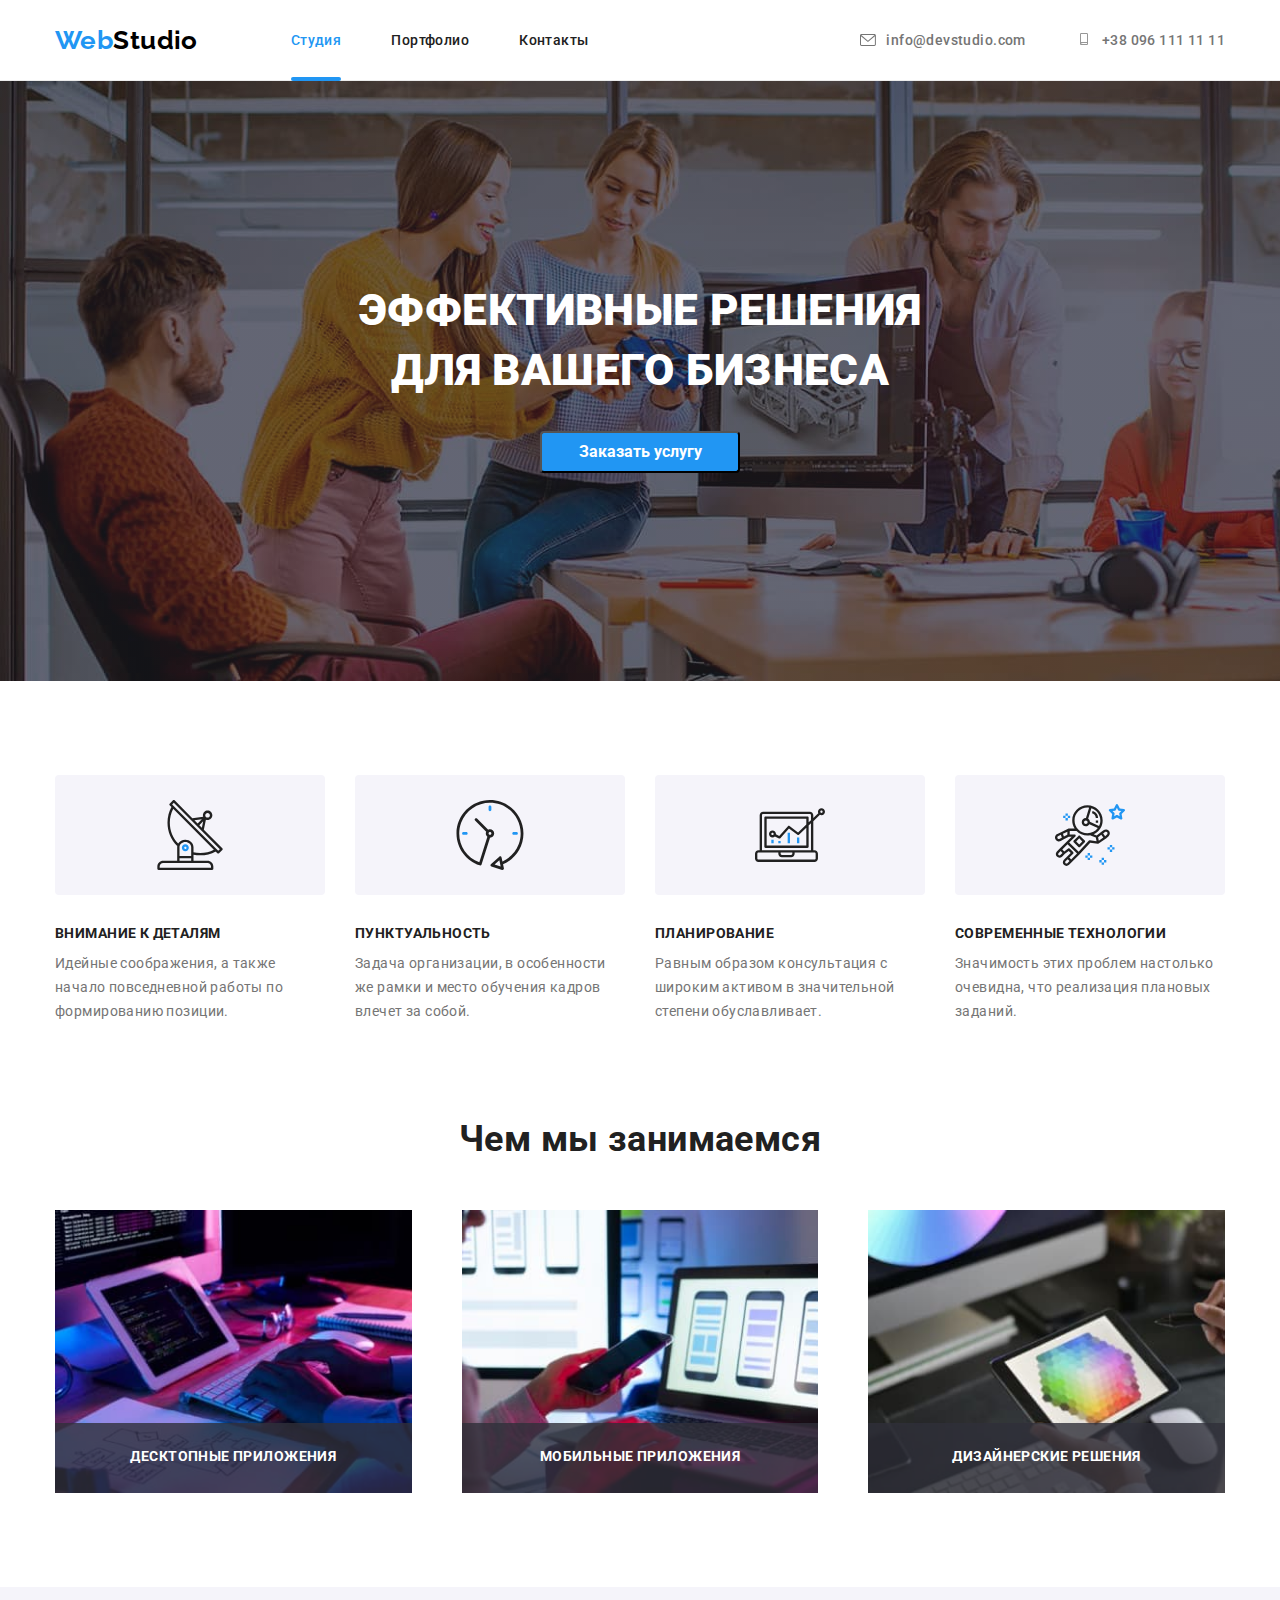
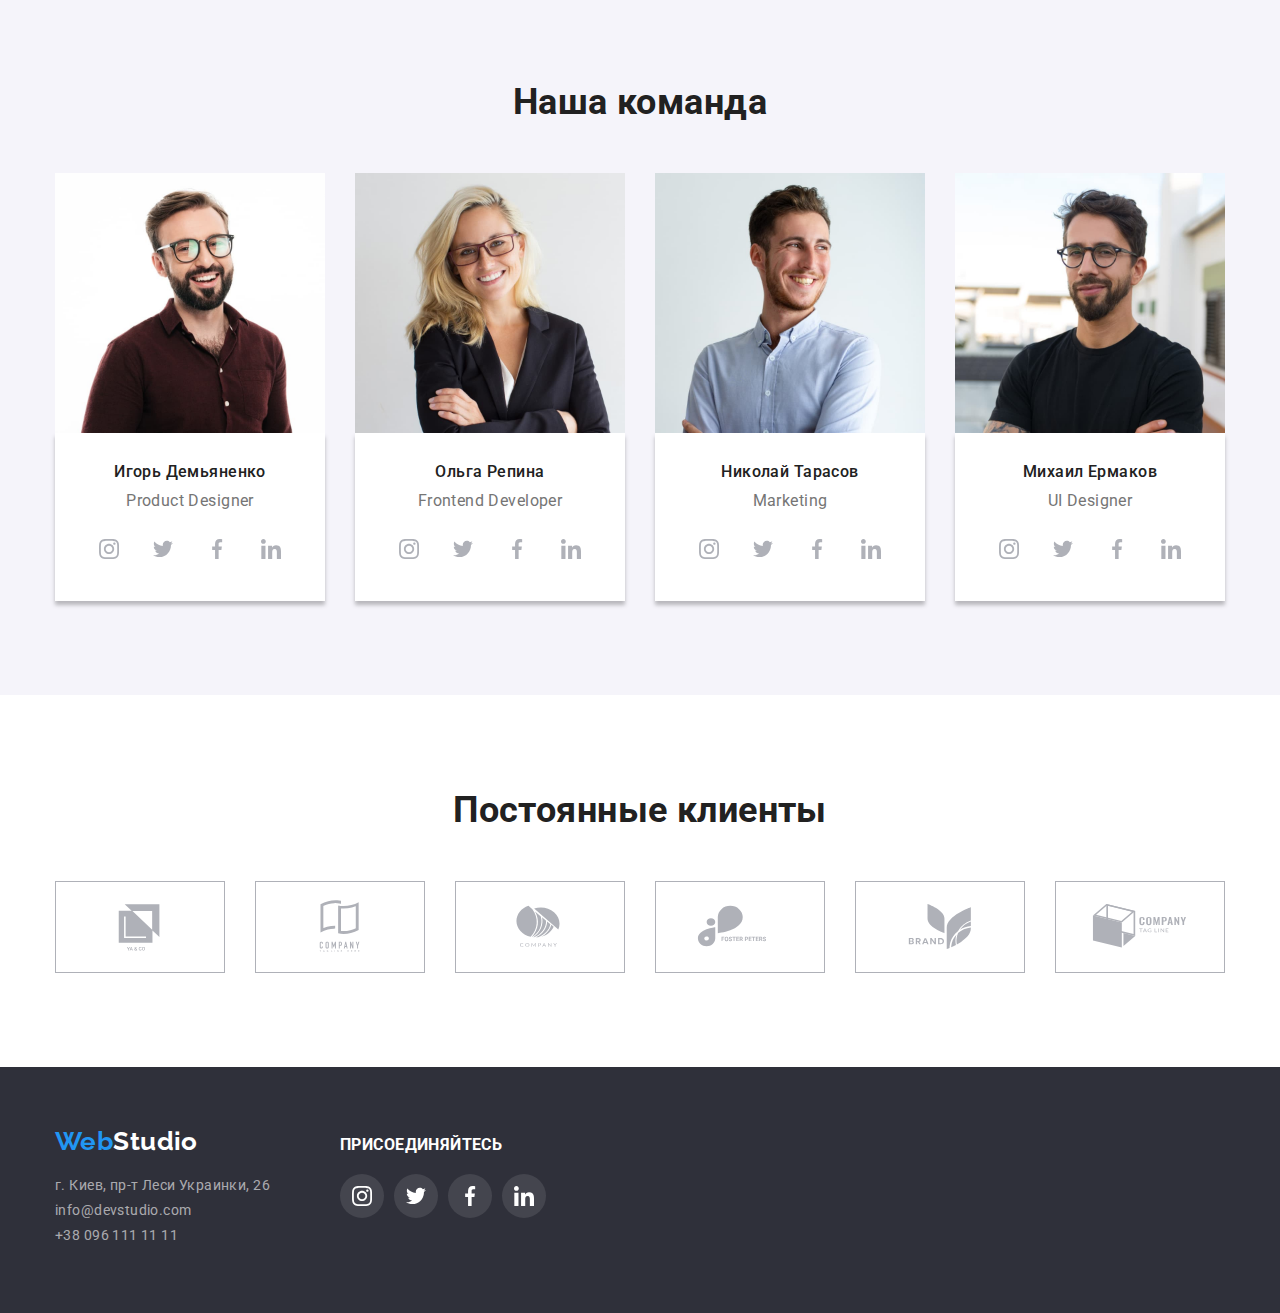
<file: index.html>
<!DOCTYPE html>
<html lang="ru">

<head>
    <meta charset="UTF-8">
    <meta http-equiv="X-UA-Compatible" content="IE=edge">
    <meta name="viewport" content="width=, initial-scale=1.0">
    <title>WebStudio</title>
    <link rel="preconnect" href="https://fonts.googleapis.com">
    <link rel="preconnect" href="https://fonts.gstatic.com" crossorigin>
    <link
        href="https://fonts.googleapis.com/css2?family=Raleway:wght@700&family=Roboto:wght@400;500;700;900&display=swap"
        rel="stylesheet">
    <link rel="stylesheet"
        href="https://cdnjs.cloudflare.com/ajax/libs/modern-normalize/1.1.0/modern-normalize.min.css">
    <link rel="stylesheet" href="./css/style.css">
</head>

    <body> 
        
            <header class="header">
                <div class="conteiner header-second">
                    <nav class="site-nav">
                        <a href="/" class=logo><span class="logo-color">Web</span>Studio</a>
                        <ul class="list list-nav">
                            <li class="link-header"><a href="./index.html" class="link current">Студия</a></li>
                            <li class="link-header"><a href="./portfolio.html" class="link">Портфолио</a></li>
                            <li class="link-header"><a href="/" class="link">Контакты</a></li>
                        </ul>
                    
                    </nav>
                    
                    <ul class="lists">                    
                            <li class="link-header">
                                <a href="mailto:info@devstudio.com" class="list user">
                                    <svg class="link-icon ">
                                        <use href="./images/sprite.svg#icon-envelope"></use>
                                    </svg>
                                    info@devstudio.com
                                </a>
                            </li>
                            <li class="link-header ">
                                <a href="tel:+380961111111" class="list user">
                                    <div>
                                        <svg class="link-icon">
                                        <use href="./images/sprite.svg#icon-smartphone"></use>
                                    </svg>+38 096 111 11 11
                                </div>
                                
                            </a>
                            </li>                  
                        
                    </ul>
                </div>
                
            
            </header>
                    
        

        <main>
            <!--Герой-->
            
                <section class="hero">
                    <div class="conteiner">
                        <h1 class="hero-title">Эффективные решения <br> для вашего бизнеса</h1>
                        <button  type="button" class="button" data-modal-open> Заказать услугу</button>
                        <div class="backdrop is-hidden" data-modal>
                            <div class="modal">
                                <p class="modal-text">

                                </p>
                                <button type="button" class="modal-button" data-modal-close> 
                                <svg class="modal-icon">
                                    <use href="./images/sprite.svg#icon-close-black"></use>
                                </svg>
                                </button>
                            </div>
                        </div>
                         
                    </div>                    
                
                </section>
            
            
            <!--Преимущества-->
            
                <section class="section feature-section">
                    <div class="conteiner">
                        <ul class="feature-list list">
                            <li class="item">
                                <div class="icon-list">
                                    <svg class="feature-icon">
                                        <use href="./images/sprite.svg#icon-antenna"></use>
                                    </svg>
                                </div>
                                
                                <h3 class="title">Внимание к деталям</h3>
                                <p class="text">Идейные соображения, а также начало повседневной работы по формированию позиции.
                                </p>
                            </li>
                            <li class="item">
                                <div class="icon-list">
                                    <svg class="feature-icon">
                                        <use href="./images/sprite.svg#icon-clock"></use>
                                    </svg>
                                </div>                                
                                <h3 class="title">Пунктуальность</h3>
                                <p class="text">Задача организации, в особенности же рамки и место обучения кадров влечет за
                                    собой.
                                </p>
                            </li>
                            <li class="item">
                                <div class="icon-list">
                                    <svg class="feature-icon">
                                        <use href="./images/sprite.svg#icon-diagram"></use>
                                    </svg>
                                </div>
                                
                                <h3 class="title">Планирование</h3>
                                <p class="text">Равным образом консультация с широким активом в значительной степени
                                    обуславливает.
                                </p>
                            </li>
                            <li class="item">
                                <div class="icon-list">
                                    <svg class="feature-icon">
                                        <use href="./images/sprite.svg#icon-astronaut"></use>
                                    </svg>
                                </div>                                
                                <h3 class="title">Современные технологии</h3>
                                <p class="text">Значимость этих проблем настолько очевидна, что реализация плановых заданий.</p>
                            </li>
                        
                        </ul>
                    </div>
                    
                </section>
            
            
            <!--Примеры работ-->
            
                <section class="section works">
                    <div class="conteiner">
                        <h2 class="section-title">Чем мы занимаемся</h2>
                        <ul class="list card-set">
                            <li class="card card-icon"><img src="./images/box1.jpg" alt="версия для компьютера" width="370">
                                <div class="card-text">
                                    <h3 class="card-title">ДЕСКТОПНЫЕ ПРИЛОЖЕНИЯ</h3>
                                </div>
                                
                            </li>
                                
                            <li class="card card-icon"><img src="./images/box2.jpg" alt="версия для телефона" width="370">
                                <div class="card-text">
                                    <h3 class="card-title">МОБИЛЬНЫЕ ПРИЛОЖЕНИЯ</h3>
                                </div>
                            
                            </li>
                            <li class="card card-icon"><img src="./images/box3.jpg" alt="версия для планшета" width="370">
                                <div class="card-text">
                                    <h3 class="card-title">ДИЗАЙНЕРСКИЕ РЕШЕНИЯ</h3>
                                </div>
                        
                            </li>
                        </ul>
                    </div>
                    
                </section>
            
            
            <!--Наша команда-->
            
                <section class="team">
                    <div class="conteiner">
                        <h2 class="section-title">Наша команда</h2>
                        <ul class="list card-names">
                            <li class="names">
                                <img src="./images/img1.jpg" alt="фото Игоря Демьяненко" width="270">
                                <div class="card-contant">
                                    <h3 class="name">Игорь Демьяненко</h3>
                                    <p class="post">Product Designer</p>
                                    <ul class="team-soc">
                                        <li class="team-child">
                                            <a href="" class="soc-link">
                                                <svg class="team-icon">
                                                    <use href="./images/sprite.svg#icon-instagram"></use>
                                                </svg>
                                            </a>
                                        </li>
                                        <li class="team-child">
                                            <a href="" class="soc-link">
                                                <svg class="team-icon">
                                                    <use href="./images/sprite.svg#icon-twitter"></use>
                                                </svg>
                                            </a>
                                        </li>
                                        <li class="team-child">
                                            <a href="" class="soc-link">
                                                <svg class="team-icon">
                                                    <use href="./images/sprite.svg#icon-facebook"></use>
                                                </svg>
                                            </a>
                                        </li>
                                        <li class="team-child">
                                            <a href="" class="soc-link">
                                                <svg class="team-icon">
                                                    <use href="./images/sprite.svg#icon-linkedin"></use>
                                                </svg>
                                            </a>
                                        </li>
                                    </ul>
                                </div>
                                
                        
                            </li>
                            <li class="names">
                                <img src="./images/img2.jpg" alt="фото Ольги Репиной" width="270">
                                <div class="card-contant">
                                    <h3 class="name">Ольга Репина</h3>
                                    <p class="post">Frontend Developer</p>
                                    <ul class="team-soc">
                                        <li class="team-child">
                                            <a href="" class="soc-link">
                                                <svg class="team-icon">
                                                    <use href="./images/sprite.svg#icon-instagram"></use>
                                                </svg>
                                            </a>
                                        </li>
                                        <li class="team-child">
                                            <a href="" class="soc-link">
                                                <svg class="team-icon">
                                                    <use href="./images/sprite.svg#icon-twitter"></use>
                                                </svg>
                                            </a>
                                        </li>
                                        <li class="team-child">
                                            <a href="" class="soc-link">
                                                <svg class="team-icon">
                                                    <use href="./images/sprite.svg#icon-facebook"></use>
                                                </svg>
                                            </a>
                                        </li>
                                        <li class="team-child">
                                            <a href="" class="soc-link">
                                                <svg class="team-icon">
                                                    <use href="./images/sprite.svg#icon-linkedin"></use>
                                                </svg>
                                            </a>
                                        </li>
                                    </ul>
                                </div>
                                    
                        
                        
                            </li>
                            <li class="names">
                                <img src="./images/img3.jpg" alt="фото Николая Тарасова" width="270">
                                <div class="card-contant">
                                    <h3 class="name">Николай Тарасов</h3>
                                    <p class="post">Marketing</p>
                                    <ul class="team-soc">
                                        <li class="team-child">
                                            <a href="" class="soc-link">
                                                <svg class="team-icon">
                                                    <use href="./images/sprite.svg#icon-instagram"></use>
                                                </svg>
                                            </a>
                                        </li>
                                        <li class="team-child">
                                            <a href="" class="soc-link">
                                                <svg class="team-icon">
                                                    <use href="./images/sprite.svg#icon-twitter"></use>
                                                </svg>
                                            </a>
                                        </li>
                                        <li class="team-child">
                                            <a href="" class="soc-link">
                                                <svg class="team-icon">
                                                    <use href="./images/sprite.svg#icon-facebook"></use>
                                                </svg>
                                            </a>
                                        </li>
                                        <li class="team-child">
                                            <a href="" class="soc-link">
                                                <svg class="team-icon">
                                                    <use href="./images/sprite.svg#icon-linkedin"></use>
                                                </svg>
                                            </a>
                                        </li>
                                    </ul>
                                </div>
                        
                            </li>
                            <li class="names">
                                <img src="./images/img4.jpg" alt="фото Михаила Ермакова" width="270">
                                <div class="card-contant">
                                    <h3 class="name">Михаил Ермаков</h3>
                                    <p class="post">UI Designer</p>
                                    <ul class="team-soc">
                                        <li class="team-child">
                                            <a href=""class="soc-link">
                                                <svg class="team-icon">
                                                    <use href="./images/sprite.svg#icon-instagram"></use>
                                                </svg>
                                            </a>
                                        </li>
                                        <li class="team-child">
                                            <a href="" class="soc-link">
                                                <svg class="team-icon">
                                                    <use href="./images/sprite.svg#icon-twitter"></use>
                                                </svg>
                                            </a>
                                        </li>
                                        <li class="team-child">
                                            <a href="" class="soc-link">
                                                <svg class="team-icon">
                                                    <use href="./images/sprite.svg#icon-facebook"></use>
                                                </svg>
                                            </a>
                                        </li>
                                        <li class="team-child">
                                            <a href="" class="soc-link">
                                                <svg class="team-icon">
                                                    <use href="./images/sprite.svg#icon-linkedin"></use>
                                                </svg>
                                            </a>
                                        </li>
                                    </ul>
                                </div>
                        
                            </li>
                        </ul>
                    </div>
                    
                </section>

                <section class="clients">
                   <div class="conteiner">
                    <h2 class="section-title">Постоянные клиенты</h2>
                    <ul class="list card-clients">
                        <li class="card">
                            <a href="" class="link-logo">
                            <svg class="logo-icon">
                                <use href="./images/sprite.svg#icon-Logo1"></use>
                            </svg>
                        </a>
                        </li>
                    
                        <li class="card">
                            <a href="" class="link-logo">
                            <svg class="logo-icon">
                                <use href="./images/sprite.svg#icon-Logo2"></use>
                            </svg>
                        </a>
                    
                        </li>
                        <li class="card">
                            <a href="" class="link-logo">
                            <svg class="logo-icon">
                                <use href="./images/sprite.svg#icon-Logo3"></use>
                            </svg>
                        </a>
                    
                        </li>
                        <li class="card">
                            <a href="" class="link-logo">
                                <svg class="logo-icon">
                                    <use href="./images/sprite.svg#icon-Logo4"></use>
                                </svg>
                            </a>
                        
                        </li>
                        <li class="card">
                            <a href="" class="link-logo">
                                <svg class="logo-icon">
                                    <use href="./images/sprite.svg#icon-Logo5"></use>
                                </svg>
                            </a>
                        
                        </li>
                        <li class="card">
                            <a href="" class="link-logo">
                                <svg class="logo-icon">
                                    <use href="./images/sprite.svg#icon-Logo6"></use>
                                </svg>
                            </a>
                        
                        </li>
                    </ul>

                   </div>


                </section>
            
            
        </main>
        <!--Футер-->
        
            <footer class="footer">
                <div class="conteiner footer-conteiner">
                <div class=" footer-first">
                    <a href="/" class="footer-logo"><span class="logo-color">Web</span>Studio</a>
                    <address class="address">
                        <span class="footer-link">г. Киев, пр-т Леси Украинки, 26</span>
                        <a href="mailto:info@devstudio.com" class="footer-link">info@devstudio.com</a>
                        <a href="tel:+380961111111" class="footer-link">+38 096 111 11 11</a>
                    </address>
                </div>
                <div class="footer-icon">
                    <p class="title-footer">ПРИСОЕДИНЯЙТЕСЬ</p>
                    <ul class="footer-soc">
                        <li class="footer-list">
                            <a href="" class="footer-links">
                                <svg class="footer-icons">
                                    <use href="./images/sprite.svg#icon-instagram"></use>
                                </svg>
                            </a>
                        </li>
                        <li class="footer-list">
                            <a href="" class="footer-links">
                                <svg class="footer-icons">
                                    <use href="./images/sprite.svg#icon-twitter"></use>
                                </svg>
                            </a>
                        </li>
                        <li class="footer-list">
                            <a href="" class="footer-links">
                                <svg class="footer-icons">
                                    <use href="./images/sprite.svg#icon-facebook"></use>
                                </svg>
                            </a>
                        </li>
                        <li class="footer-list">
                            <a href="" class="footer-links">
                                <svg class="footer-icons">
                                    <use href="./images/sprite.svg#icon-linkedin"></use>
                                </svg>
                            </a>
                        </li>
                    </ul>
                </div>
                </div>
                
            </footer>
        
        
    <script src="./js/modal.js"></script>
    </body>


</html>
</file>
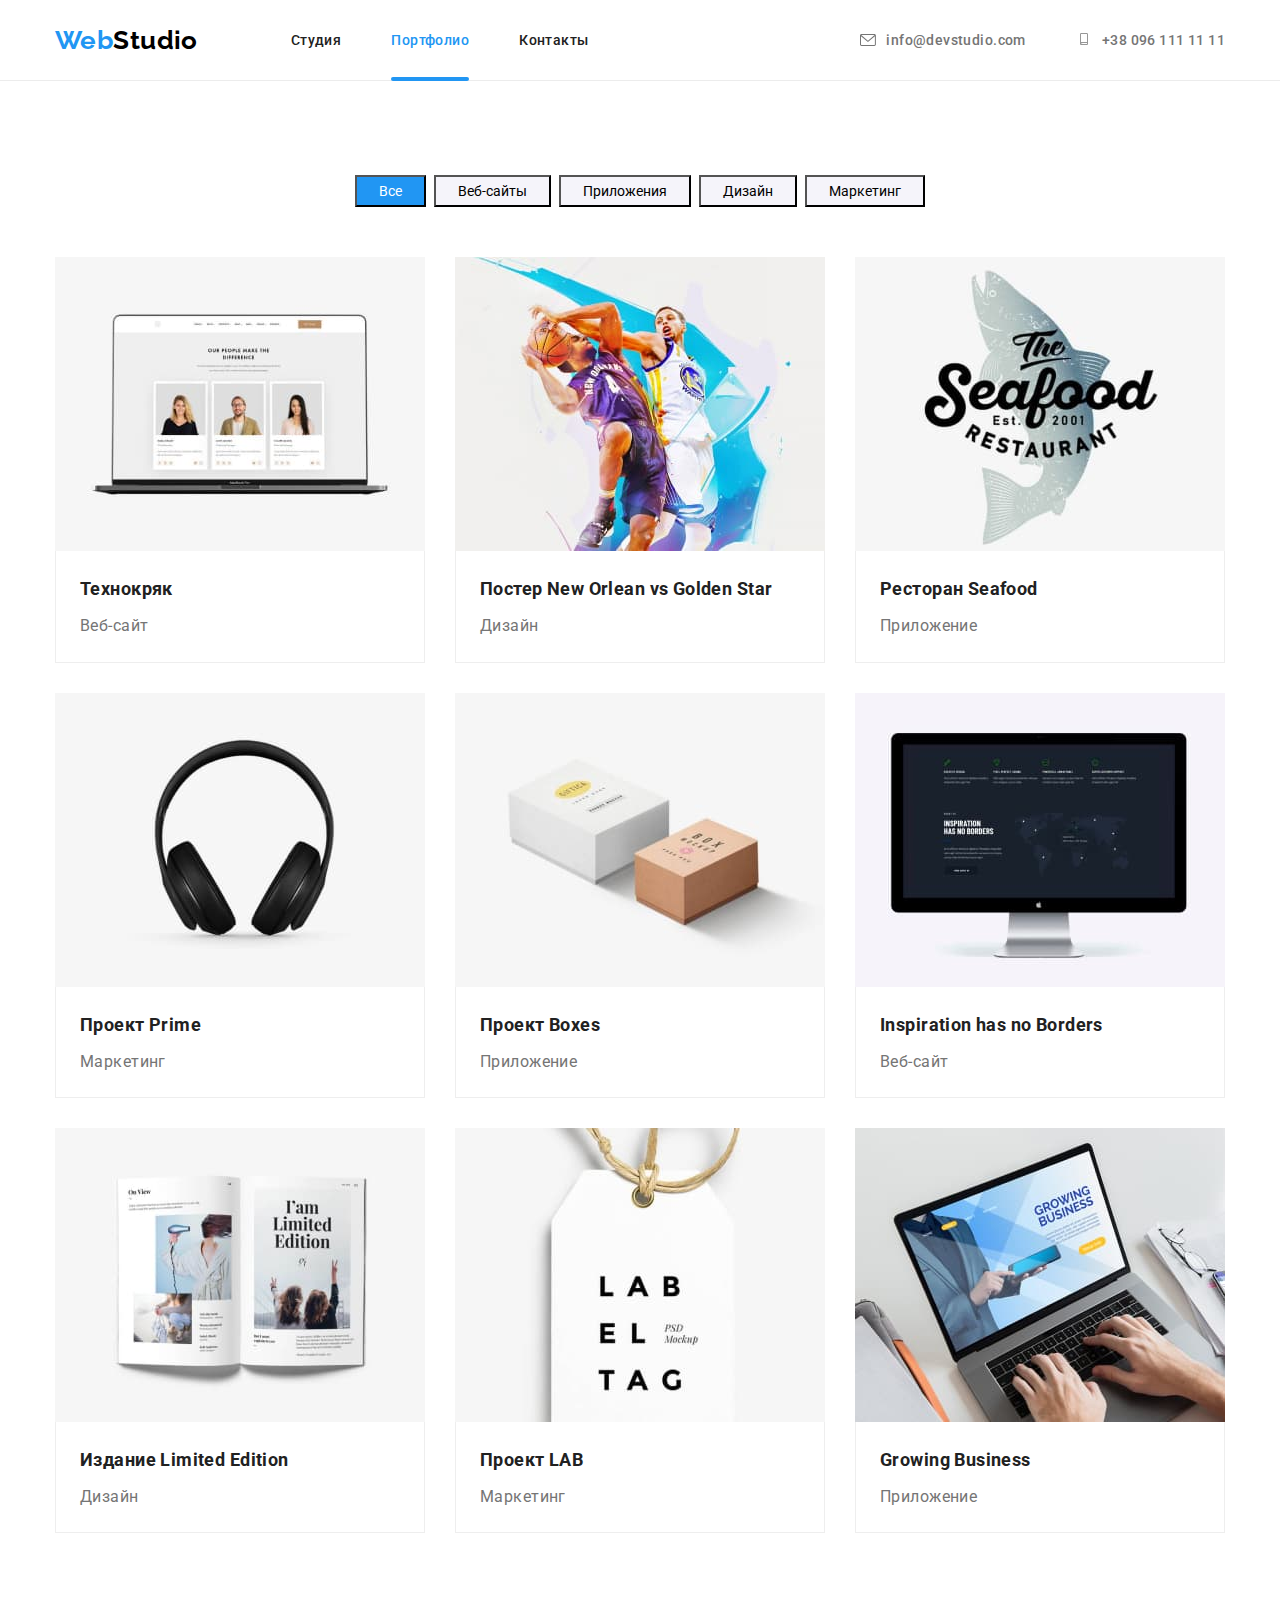
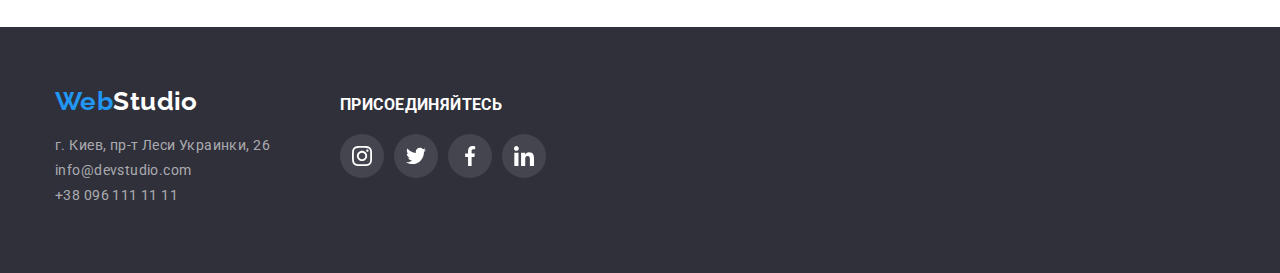
<file: portfolio.html>
<!DOCTYPE html>
<html lang="ru">

<head>
    <meta charset="UTF-8">
    <meta http-equiv="X-UA-Compatible" content="IE=edge">
    <meta name="viewport" content="width=, initial-scale=1.0">
    <title>WebStudio</title>
    <link rel="preconnect" href="https://fonts.googleapis.com">
    <link rel="preconnect" href="https://fonts.gstatic.com" crossorigin>
    <link
        href="https://fonts.googleapis.com/css2?family=Raleway:wght@700&family=Roboto:wght@400;500;700;900&display=swap"
        rel="stylesheet">
    <link rel="stylesheet"
        href="https://cdnjs.cloudflare.com/ajax/libs/modern-normalize/1.1.0/modern-normalize.min.css">
    <link rel="stylesheet" href="./css/style.css">
</head>



    <body>
        
            <header class="header">
                <div class="conteiner header-second">
                    <nav class="site-nav">
                        <a href="/" class=logo><span class="logo-color">Web</span>Studio</a>
                        <ul class="list list-nav">
                            <li class="link-header"><a href="./index.html" class="link">Студия</a></li>
                            <li class="link-header"><a href="./portfolio.html" class="link current">Портфолио</a></li>
                            <li class="link-header"><a href="/" class="link">Контакты</a></li>
                        </ul>
            
                    </nav>
            
                    <ul class="lists">
                        <li class="link-header">
                            <a href="mailto:info@devstudio.com" class="list user">
                                <svg class="link-icon ">
                                    <use href="./images/sprite.svg#icon-envelope"></use>
                                </svg>
                                info@devstudio.com
                            </a>
                        </li>
                        <li class="link-header ">
                            <a href="tel:+380961111111" class="list user">
                                <div>
                                    <svg class="link-icon">
                                        <use href="./images/sprite.svg#icon-smartphone"></use>
                                    </svg>+38 096 111 11 11
                                </div>
            
                            </a>
                        </li>
            
                    </ul>
                </div>
            
            
            </header>
        
    
        <main>
            <section class="portfolio">
                <div class="conteiner">
                    <h1 class="visually-hidden">Портфолио</h1>
                    <ul class="list first">
                        <li class="portfolio-button">
                            <button type="button" class="filtr currents">Все</button>
                        </li>
                        <li class="portfolio-button">
                            <button type="button" class="filtr">Веб-сайты</button>
                        </li>
                        <li class="portfolio-button">
                            <button type="button" class="filtr">Приложения</button>
                        </li>
                        <li class="portfolio-button">
                            <button type="button" class="filtr">Дизайн</button>
                        </li>
                        <li class="portfolio-button">
                            <button type="button" class="filtr">Маркетинг</button>
                        </li>
                    </ul>                 
                    
                    
                    <ul class="second">
                        
                            <li class="filtrs">
                                
                                    <a href="" class="links">
                                        <div class="second-product">
                                            <img src="./images/portfolio/img.jpg" alt="иллюстрация проекта" width="370">
                                            <div class="filtrs-text">
                                                <p class="second-text">
                                                    Технокряк это современная площадка распространения коронавируса. Компании используют эту платформу для цифрового
                                                    шпионажа и атак на защищённые сервера конкурентов.
                                                </p>

                                            </div>
                                            
                                        </div>
                                        
                                        
                                        <div class="card-cont">
                                            <h2 class="title">Технокряк</h2>
                                            <p class="description">Веб-сайт</p>
                                        </div>

                                
                                
                            
                                </a>
                            </li>
                        
                        
                        <li class="filtrs">
                            <a href="" class="links">
                
                                <div class="second-product">
                                    <img src="./images/portfolio/img1.jpg" alt="иллюстрация проекта" width="370">
                                    <div class="filtrs-text">
                                        <p class="second-text">
                                            Технокряк это современная площадка распространения коронавируса. Компании используют эту платформу для цифрового
                                            шпионажа и атак на защищённые сервера конкурентов.
                                        </p>
                                    
                                    </div>
                                </div>
                    
                                <div class="card-cont">
                                    <h2 class="title">Постер New Orlean vs Golden Star</h2>
                                    <p class="description">Дизайн</p>
                                </div>
                    
                            </a>
                        </li>
                        <li class="filtrs">
                            <a href="" class="links">
                                <div class="second-product">
                                    <img src="./images/portfolio/img2.jpg" alt="иллюстрация проекта" width="370">
                                    <div class="filtrs-text">
                                        <p class="second-text">
                                            Технокряк это современная площадка распространения коронавируса. Компании используют эту платформу для цифрового
                                            шпионажа и атак на защищённые сервера конкурентов.
                                        </p>
                                    
                                    </div>
                                </div>
                    
                                <div class="card-cont">
                                    <h2 class="title">Ресторан Seafood</h2>
                                    <p class="description">Приложение</p>
                                </div>
                    
                            </a>
                        </li>
                        <li class="filtrs">
                            <a href="" class="links">
                                <div class="second-product">
                                    <img src="./images/portfolio/img3.jpg" alt="иллюстрация проекта" width="370">
                                    <div class="filtrs-text">
                                        <p class="second-text">
                                            Технокряк это современная площадка распространения коронавируса. Компании используют эту платформу для цифрового
                                            шпионажа и атак на защищённые сервера конкурентов.
                                        </p>
                                    
                                    </div>
                                </div>
                    
                                <div class="card-cont">
                                    <h2 class="title">Проект Prime</h2>
                                    <p class="description">Маркетинг</p>
                                </div>
                    
                            </a>
                    
                        </li>
                        <li class="filtrs">
                            <a href="" class="links">
                                <div class="second-product">
                                    <img src="./images/portfolio/img4.jpg" alt="иллюстрация проекта" width="370">
                                    <div class="filtrs-text">
                                        <p class="second-text">
                                            Технокряк это современная площадка распространения коронавируса. Компании используют эту платформу для цифрового
                                            шпионажа и атак на защищённые сервера конкурентов.
                                        </p>
                                    
                                    </div>
                                </div>
                    
                                <div class="card-cont">
                                    <h2 class="title">Проект Boxes</h2>
                                    <p class="description">Приложение</p>
                                </div>
                    
                            </a>
                    
                        </li>
                        <li class="filtrs">
                            <a href="" class="links">
                                <div class="second-product">
                                    <img src="./images/portfolio/img5.jpg" alt="иллюстрация проекта" width="370">
                                    <div class="filtrs-text">
                                        <p class="second-text">
                                            Технокряк это современная площадка распространения коронавируса. Компании используют эту платформу для цифрового
                                            шпионажа и атак на защищённые сервера конкурентов.
                                        </p>
                                    
                                    </div>
                                </div>
                    
                                <div class="card-cont">
                                    <h2 class="title">Inspiration has no Borders</h2>
                                    <p class="description">Веб-сайт</p>
                                </div>
                    
                            </a>
                    
                        </li>
                        <li class="filtrs">
                            <a href="" class="links">
                                <div class="second-product">
                                    <img src="./images/portfolio/img6.jpg" alt="иллюстрация проекта" width="370">
                                    <div class="filtrs-text">
                                        <p class="second-text">
                                            Технокряк это современная площадка распространения коронавируса. Компании используют эту платформу для цифрового
                                            шпионажа и атак на защищённые сервера конкурентов.
                                        </p>
                                    
                                    </div>
                                </div>
                    
                                <div class="card-cont">
                                    <h2 class="title">Издание Limited Edition</h2>
                                    <p class="description">Дизайн</p>
                                </div>
                    
                            </a>
                    
                        </li>
                        <li class="filtrs">
                            <a href="" class="links">
                                <div class="second-product">
                                    <img src="./images/portfolio/img7.jpg" alt="иллюстрация проекта" width="370">
                                    <div class="filtrs-text">
                                        <p class="second-text">
                                            Технокряк это современная площадка распространения коронавируса. Компании используют эту платформу для цифрового
                                            шпионажа и атак на защищённые сервера конкурентов.
                                        </p>
                                    
                                    </div>
                                </div>
                    
                                <div class="card-cont">
                                    <h2 class="title">Проект LAB</h2>
                                    <p class="description">Маркетинг</p>
                                </div>
                    
                            </a>
                    
                        </li>
                        <li class="filtrs">
                            <a href="" class="links">
                                <div class="second-product">
                                    <img src="./images/portfolio/img8.jpg" alt="иллюстрация проекта" width="370">
                                    <div class="filtrs-text">
                                        <p class="second-text">
                                            Технокряк это современная площадка распространения коронавируса. Компании используют эту платформу для цифрового
                                            шпионажа и атак на защищённые сервера конкурентов.
                                        </p>
                                    
                                    </div>
                                </div>
                    
                                <div class="card-cont">
                                    <h2 class="title">Growing Business</h2>
                                    <p class="description">Приложение</p>
                                </div>
                    
                            </a>
                    
                        </li>
                    
                    </ul>

                </div>       
               
            </section>
        </main>
    
        
            <footer class="footer">
                <div class="conteiner footer-conteiner">
                    <div class=" footer-first">
                        <a href="/" class="footer-logo"><span class="logo-color">Web</span>Studio</a>
                        <address class="address">
                            <span class="footer-link">г. Киев, пр-т Леси Украинки, 26</span>
                            <a href="mailto:info@devstudio.com" class="footer-link">info@devstudio.com</a>
                            <a href="tel:+380961111111" class="footer-link">+38 096 111 11 11</a>
                        </address>
                    </div>
                    <div class="footer-icon">
                        <p class="title-footer">ПРИСОЕДИНЯЙТЕСЬ</p>
                        <ul class="footer-soc">
                            <li class="footer-list">
                                <a href="" class="footer-links">
                                    <svg class="footer-icons">
                                        <use href="./images/sprite.svg#icon-instagram"></use>
                                    </svg>
                                </a>
                            </li>
                            <li class="footer-list">
                                <a href="" class="footer-links">
                                    <svg class="footer-icons">
                                        <use href="./images/sprite.svg#icon-twitter"></use>
                                    </svg>
                                </a>
                            </li>
                            <li class="footer-list">
                                <a href="" class="footer-links">
                                    <svg class="footer-icons">
                                        <use href="./images/sprite.svg#icon-facebook"></use>
                                    </svg>
                                </a>
                            </li>
                            <li class="footer-list">
                                <a href="" class="footer-links">
                                    <svg class="footer-icons">
                                        <use href="./images/sprite.svg#icon-linkedin"></use>
                                    </svg>
                                </a>
                            </li>
                        </ul>
                    </div>
                </div>
            
            </footer>
        
    <script src="./js/modal.js"></script>
    </body>
</div>

</html>
</file>
<file: css/style.css>
/* основной цвет  #757575* */
/* вторичный цвет #212121* /
/* цвет фона  #E5E5E5*/
/* вторичный цвет фона  2F303A*/
/* цвет в хутуре rgb(0, 0, 0, 0.2) */
/* акцент 2196F3*/

:root {
  --primary-text-color: #757575;
  --title-text-color: #212121;
  --primary-bg-color: #ffffff;
  --secondary-bg-color: #2f303a;
  --accent: #2196f3;
}
/* общие свойства */
body {
  background-color: var(--primary-bg-color);
  color: var(--primary-text-color);
  font-family: Roboto, sans-serif;
  font-weight: 400;
  font-size: 14px;
  letter-spacing: 0.03em;
}
.conteiner {
  margin-left: auto;
  margin-right: auto;
  width: 1200px;
  padding: 0 15px;
}

img {
  display: block;
  max-width: 100%;
  height: auto;
}

.list {
  list-style: none;
}

/* хедер */
.header {
  border-bottom: 1px solid #ececec;
}

.header-second {
  display: flex;
}

.logo {
  display: flex;
  align-items: center;
  color: #000000;
  font-family: Raleway, sans-serif;
  font-weight: 700;
  font-size: 26px;
  line-height: 1.19;
  text-decoration: none;
  margin-right: 93px;
}
.logo-color {
  color: var(--accent);
}

.lists {
  display: flex;
  align-items: center;
  padding-left: 0px;
  list-style: none;
  margin: 0 0 0 auto;
  color: var(--primary-text-color);
  fill: var(--primary-text-color);
}

.user {
  transition: color 250ms cubic-bezier(0.4, 0, 0.2, 1);
  display: flex;
  align-items: center;
  color: var(--primary-text-color);
  font-weight: 500;
  font-size: 14px;
  padding-top: 32px;
  padding-bottom: 32px;
  text-decoration: none;
  fill: currentColor;
}

.link-header {
  margin: 0 0 0 50px;
}
.link-header:first-child {
  margin-left: 0;
}

.link-icon {
  width: 16px;
  height: 12px;
  margin-right: 10px;
}
.user:hover,
.user:focus {
  color: var(--accent);
}
.current {
  position: relative;
}
.current::after {
  content: "";
  position: absolute;
  display: block;
  width: 100%;
  height: 4px;
  background-color: var(--accent);
  bottom: -1px;
  border-radius: 2px;
}
/* Навигация */
.site-nav {
  display: flex;
}
.list-nav {
  padding-left: 0px;
  display: flex;
  align-items: center;
  color: var(--title-text-color);
  margin: 0;
}
.site-nav .link {
  transition: color 250ms cubic-bezier(0.4, 0, 0.2, 1);
}

.site-nav .link:hover,
.site-nav .link:focus,
.site-nav .link.current {
  color: var(--accent);
}

.link {
  display: flex;
  align-items: center;
  color: var(--title-text-color);
  font-weight: 500;
  font-size: 14px;
  line-height: 1.17;
  text-decoration: none;
  padding-top: 32px;
  padding-bottom: 32px;
}

/* Герой */

.hero {
  text-align: center;
  max-width: 1600px;
  min-height: 600px;
  margin-left: auto;
  margin-right: auto;
  background-color: #c4c4c4;
  background-image: linear-gradient(
      to right,
      rgba(47, 48, 58, 0.4),
      rgba(47, 48, 58, 0.4)
    ),
    url(../images/hero.jpg);

  background-size: cover;
  padding-top: 200px;
  padding-bottom: 200px;
}
.backdrop.is-hidden {
  visibility: hidden;
  opacity: 0;
  pointer-events: none;
}
.backdrop {
  position: fixed;
  top: 0;
  left: 0;
  width: 100%;
  height: 100%;
  background-color: rgba(0, 0, 0, 0.5);
  opacity: 1;
  visibility: visible;
  transition: opacity 250ms cubic-bezier(0.4, 0, 0.2, 1),
    visibility 250ms cubic-bezier(0.4, 0, 0.2, 1);
}
.modal {
  position: absolute;
  top: 50%;
  left: 50%;
  transform: translate(-50%, -50%);
  min-width: 528px;
  min-height: 581px;
  background-color: #ffffff;
}
.modal-button {
  position: absolute;
  top: 8px;
  right: 8px;
  width: 30px;
  height: 30px;
  background-color: #ffffff;
  display: flex;
  justify-content: center;
  align-items: center;
  border: 1px solid rgba(0, 0, 0, 0.2);
  border-radius: 50%;
}
.modal-icon {
  width: 18px;
  height: 18px;
  fill: #000000;
}
.modal-text {
  margin: 0;
  padding: 0;
}
.hero-title {
  color: #ffffff;
  font-weight: 900;
  font-size: 44px;
  line-height: 1.36;
  text-transform: uppercase;
  margin-top: 0;
  margin-bottom: 30px;
}
.button {
  transition: background-color 250ms cubic-bezier(0.4, 0, 0.2, 1);
  color: var(--primary-bg-color);
  background-color: var(--accent);
  font-weight: 700;
  font-size: 16px;
  width: 200px;
  padding: 10px 32px;
  border-radius: 4px;
  cursor: pointer;
  box-sizing: border-box;
}
.button:hover,
.button:focus {
  background-color: #188ce8;
}

/* Секция */

.section {
  display: block;
}
.section-title {
  color: var(--title-text-color);
  font-weight: 700;
  font-size: 36px;
  line-height: 1.17;
  text-align: center;
  margin-top: 0;
  margin-bottom: 50px;
}

/* Преимущества */
.feature-icon {
  width: 70px;
  height: 70px;
}
.icon-list {
  width: 270px;
  height: 120px;
  background-color: #f5f4fa;
  display: flex;
  justify-content: center;
  align-items: center;
  border-radius: 4px;
  margin-bottom: 30px;
}

.visually-hidden {
  position: absolute;
  clip: rect(0 0 0 0);
  width: 1px;
  height: 1px;
  margin: -1px;
}
.feature-section {
  padding-top: 94px;
}

.feature-list {
  display: flex;
  padding-left: 0px;
  margin-top: 0;
  margin-bottom: 0;
}
.feature-list > .item {
  width: 270px;
  margin-left: 30px;
}
.feature-list > .item:first-child {
  margin-left: 0;
}

.feature-list .title {
  color: var(--title-text-color);
  font-weight: 700;
  font-size: 14px;
  line-height: 1.17;
  text-transform: uppercase;
  margin-top: 0;
  margin-bottom: 0;
  padding: 0;
  margin-bottom: 10px;
}
.feature-list .text {
  color: var(--primary-text-color);
  font-weight: 400;
  font-size: 14px;
  line-height: 1.71;
  margin-top: 0;
  margin-bottom: 0;
  padding: 0;
}

/* Примеры работ */
.works {
  padding-top: 94px;
  padding-bottom: 94px;
}
.card-set {
  display: flex;
  padding: 0;
  margin: 0;
}

.card-set > .card {
  margin-left: 50px;
}
.card-set > .card:first-child {
  margin-left: 0;
}

.card-title {
  font-family: Roboto, sans-serif;
  font-weight: 700;
  font-size: 14px;
  line-height: 0.87;
  text-transform: uppercase;
  padding: 27px 0;
  margin: 0;
  text-align: center;
  color: #ffffff;
}
.card-icon {
  position: relative;
}
.card-text {
  position: absolute;
  bottom: 0;
  width: 100%;
  height: 70px;
  background-color: rgba(47, 48, 58, 0.8);
}

/* Наша команда */

.team {
  background-color: #f5f4fa;
  display: flex;
  padding-top: 94px;
  padding-bottom: 94px;
}
.card-contant {
  padding: 30px 10px;
  text-align: center;
  background: #ffffff;
  box-shadow: 0 4px 4px 0 rgba(0, 0, 0, 0.25);
}
.card-names {
  display: flex;
  padding: 0;
  margin: 0;
  border: #f5f4fa;
}
.card-names > .names {
  margin-left: 30px;
}
.card-names > .names:first-child {
  margin-left: 0;
}

.name {
  color: var(--title-text-color);
  font-size: 16px;
  font-weight: 500;
  line-height: 1.17;
  margin: 0 0 10px 0;
}
.post {
  color: var(--primary-text-color);
  font-size: 16px;
  font-weight: 400;
  line-height: 1.17;
  margin: 0;
}
.team-soc {
  display: flex;
  align-items: center;
  justify-content: center;
  list-style: none;
  margin: 16px 0 0 0;
  padding: 0;
}
.team-link {
  margin-left: 10px;
}

.team-icon {
  width: 20px;
  height: 20px;
  transition: fill 250ms cubic-bezier(0.4, 0, 0.2, 1);
}
.soc-link {
  display: flex;
  justify-content: center;
  align-items: center;
  width: 44px;
  height: 44px;
  border-radius: 50%;
  fill: #afb1b8;
  transition: background-color 250ms cubic-bezier(0.4, 0, 0.2, 1);
}
.team-child {
  background-color: white;
  margin-left: 10px;
}
.team-child:first-child {
  margin-left: 0;
}

.soc-link:hover,
.soc-link:focus {
  fill: #ffffff;
  background-color: var(--accent);
}
/* Наши клиенты */
.clients {
  padding-top: 94px;
  padding-bottom: 94px;
}
.card-clients {
  display: flex;
  align-items: center;
  justify-content: center;
  padding: 0;
  margin: 0 0 0 -30px;
}
.card {
  margin: 0 0 0 30px;
}
.logo-icon {
  width: 106px;
  height: 60px;
}
.link-logo {
  transition: fill 250ms cubic-bezier(0.4, 0, 0.2, 1),
    border 250ms cubic-bezier(0.4, 0, 0.2, 1);
  display: flex;
  align-items: center;
  justify-content: center;
  width: 170px;
  height: 92px;
  fill: #afb1b8;
  border: 1px solid #afb1b8;
}
.link-logo:hover,
.link-logo:focus {
  fill: var(--accent);
  border: 1px solid var(--accent);
}

/* футер */
.footer {
  background-color: #2f303a;
  padding-top: 60px;
  padding-bottom: 60px;
}
.footer-conteiner {
  display: flex;
  align-items: baseline;
}

.footer-logo {
  display: flex;
  align-items: center;
  color: #ffffff;
  font-family: Raleway, sans-serif;
  font-weight: 700;
  font-size: 26px;
  text-decoration: none;
  margin: 0;
}

.address {
  color: #ffffff;
  font-size: 14px;
  font-style: normal;
  display: block;
  margin-top: 20px;
}
.footer-link {
  color: rgba(255, 255, 255, 0.6);
  font-size: 14px;
  font-weight: 400;
  line-height: 1.17;
  text-decoration: none;
  display: block;
  margin-bottom: 9px;
}
.footer-icon {
  display: block;
  margin-left: 70px;
}

.footer-icons {
  width: 20px;
  height: 20px;
  fill: #ffffff;
}

.title-footer {
  font-family: Roboto, sans-serif;
  font-weight: 700;
  font-size: 16px;
  line-height: 1.2;
  text-transform: uppercase;
  margin: 0 0 20px 0;
  color: #ffffff;
}
.footer-soc {
  display: flex;
  justify-content: center;
  align-items: center;
  margin: 0;
  padding: 0;
}
.footer-list {
  display: flex;
  margin: 0;
  padding: 0;
}
.footer-list:not(:last-child) {
  margin-right: 10px;
}

.footer-links {
  transition: background-color 250ms cubic-bezier(0.4, 0, 0.2, 1);
  display: inline-flex;
  justify-content: center;
  align-items: center;
  width: 44px;
  height: 44px;
  background-color: rgba(255, 255, 255, 0.1);
  color: var(--second-white-color);
  border-radius: 50%;
}
.footer-links:hover,
.footer-links:focus {
  background-color: var(--accent);
}

/* Портфолио */
.portfolio {
  background-color: #ffffff;
  padding-top: 94px;
  padding-bottom: 94px;
}
.first {
  display: flex;
  justify-content: center;
  padding: 0;
  margin: 0 0 50px 0;
}

.filtr {
  transition: background-color 250ms cubic-bezier(0.4, 0, 0.2, 1),
    color 250ms cubic-bezier(0.4, 0, 0.2, 1),
    box-shadow 250ms cubic-bezier(0.4, 0, 0.2, 1);
  background-color: #f5f4fa;
  padding: 6px 22px;
  border-radius: 0;
}
.portfolio-button {
  margin-left: 8px;
}
.portfolio-button:first-child {
  margin-left: 0;
}

.filtr:hover,
.filtr:focus {
  background-color: var(--accent);
  color: #ffffff;
  box-shadow: 0 4px 4px 0 rgba(0, 0, 0, 0.25);
}
.card-cont > .title {
  color: var(--title-text-color);
  font-size: 18px;
  font-weight: 700;
  line-height: 2;
  margin: 0;
  padding: 0;
}
.description {
  color: var(--primary-text-color);
  font-weight: 400;
  font-size: 16px;
  line-height: 1.88;
  margin: 0;
  padding: 0;
}

.currents {
  color: var(--primary-bg-color);
  background-color: var(--accent);
}

.second {
  list-style: none;
  display: flex;
  flex-wrap: wrap;
  margin-bottom: 0;
  padding-left: 0;
  margin-left: -30px;
  margin-top: -30px;
}
.links {
  transition: box-shadow 250ms cubic-bezier(0.4, 0, 0.2, 1);
  text-decoration: none;
  display: inline-block;
}

.links:hover,
.links:focus {
  box-shadow: 0 4px 4px 0 rgba(0, 0, 0, 0.25);
}

.second > .filtrs {
  margin-left: 30px;
  margin-top: 30px;
}
.card-cont {
  padding: 20px 24px;
  margin: 0;
  border-bottom: 1px solid rgba(238, 238, 238, 1);
  border-left: 1px solid rgba(238, 238, 238, 1);
  border-right: 1px solid rgba(238, 238, 238, 1);
}
.card-cont > .title {
  margin: 0 0 4px 0;
}
/* Анимация карточек порфолио */
.second-product {
  position: relative;
  overflow: hidden;
}

.filtrs-text {
  position: absolute;
  transform: translateY(100%);
  transition: transform 250ms cubic-bezier(0.4, 0, 0.2, 1);
  top: 0;
  left: 0;
  padding: 63px 24px;
  width: 100%;
  height: 100%;
  background-color: var(--accent);
}
.second-text {
  margin: 0;
  padding: 0;
  color: #ffffff;
  font-size: 18px;
  line-height: 1.55;
  letter-spacing: 0.03em;
}
.links:hover .filtrs-text,
.links:focus .filtrs-text {
  transform: translateY(0);
}
</file>
